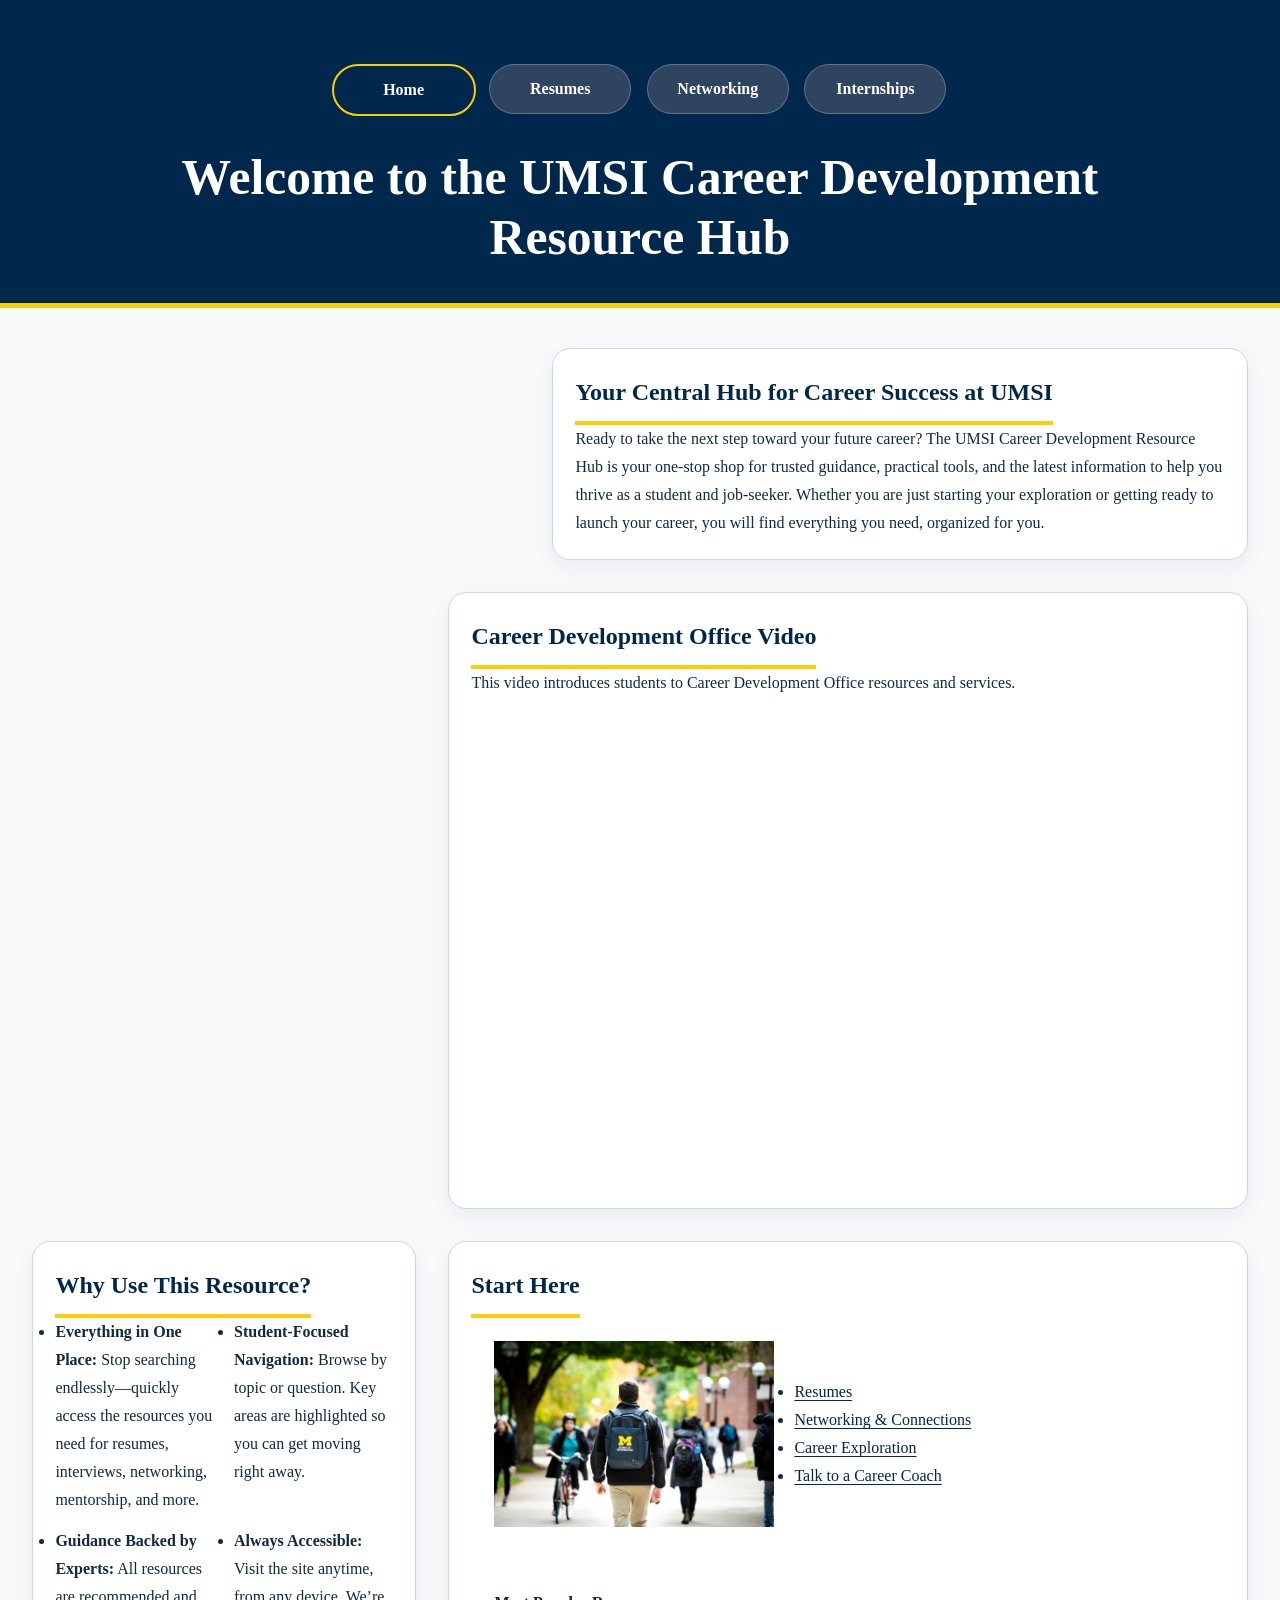
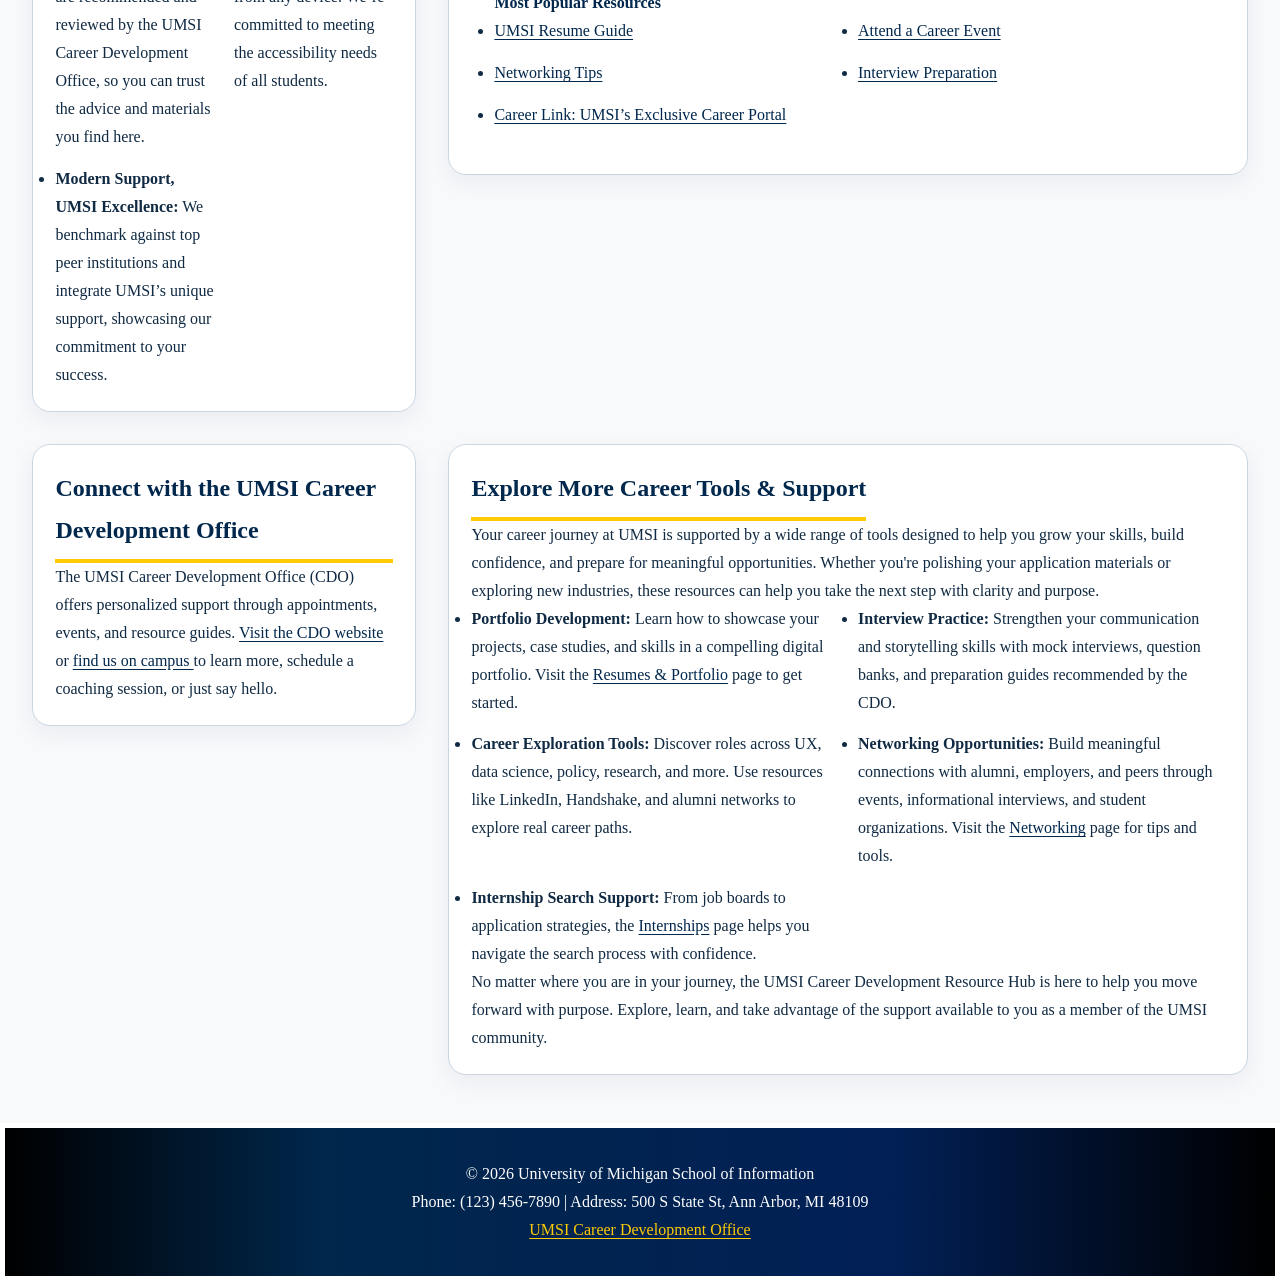
<file: index.html>
<!doctype html>
<html lang="en">
  <head>
    <meta charset="UTF-8">
    <meta name="viewport" content="width=device-width, initial-scale=1.0">
    <link rel="stylesheet" href="css/html5reset.css">
    <link rel="stylesheet" href="css/style.css">
    <title>MSI Career Development Resource Hub</title>
  </head>
  <body>
    <a href="#maincontent" class="skip-link">Skip to Main Content</a>
    <header>
      <!-- <nav aria-label="Main navigation">
        <ul>
          <li><a class="active" href="index.html">Home</a></li>
          <li><a href="resume.html">Resumes</a></li>
          <li><a href="networking.html">Networking</a></li>
          <li><a href="internshipsearch.html">Internships</a></li>
        </ul>
      </nav> -->
          <nav class="navigation">
        <ul>
            <li class="navigation-list-item"><a class="navigation-list-item-anchor active" href="index.html">Home</a></li>
            <li class="navigation-list-item"><a class="navigation-list-item-anchor" href="resume.html">Resumes</a></li>
            <li class="navigation-list-item"><a class="navigation-list-item-anchor" href="networking.html">Networking</a></li>
            <li class="navigation-list-item"><a class="navigation-list-item-anchor" href="internshipsearch.html">Internships</a></li>
        </ul>
    </nav>
      <h1>Welcome to the UMSI Career Development Resource Hub</h1>
    </header>

    <main id="maincontent" class="page-grid">
      <section aria-labelledby="central-hub-heading">
        <h2 id="central-hub-heading">Your Central Hub for Career Success at UMSI</h2>
        <p>
          Ready to take the next step toward your future career? The UMSI Career
          Development Resource Hub is your one-stop shop for trusted guidance,
          practical tools, and the latest information to help you thrive as a
          student and job-seeker. Whether you are just starting your exploration
          or getting ready to launch your career, you will find everything you
          need, organized for you.
        </p>
      </section>

      <section aria-labelledby="career-video-heading">
        <h2 id="career-video-heading">Career Development Office Video</h2>
        <p>
          This video introduces students to Career Development Office resources
          and services.
        </p>
        <iframe
          width="560"
          height="315"
          src="https://www.youtube.com/embed/GSjGeDYJ5Nk"
          title="Career Development Office introduction video"
          allow="accelerometer; autoplay; clipboard-write; encrypted-media; gyroscope; picture-in-picture; web-share"
          referrerpolicy="strict-origin-when-cross-origin"
          allowfullscreen
        ></iframe>
      </section>

      <section aria-labelledby="why-use-heading">
        <h2 id="why-use-heading">Why Use This Resource?</h2>
        <ul>
          <li>
            <strong>Everything in One Place:</strong> Stop searching
            endlessly—quickly access the resources you need for resumes,
            interviews, networking, mentorship, and more.
          </li>
          <li>
            <strong>Student-Focused Navigation:</strong> Browse by topic or
            question. Key areas are highlighted so you can get moving right away.
          </li>
          <li>
            <strong>Guidance Backed by Experts:</strong> All resources are
            recommended and reviewed by the UMSI Career Development Office, so you
            can trust the advice and materials you find here.
          </li>
          <li>
            <strong>Always Accessible:</strong> Visit the site anytime, from any
            device. We’re committed to meeting the accessibility needs of all
            students.
          </li>
          <li>
            <strong>Modern Support, UMSI Excellence:</strong> We benchmark against
            top peer institutions and integrate UMSI’s unique support, showcasing
            our commitment to your success.
          </li>
        </ul>
      </section>

      <section aria-labelledby="start-here-heading">
        <h2 id="start-here-heading">Start Here</h2>
        <div>
          <img src="images/UMSI_CampusFall_UMSIBackpack_02.jpg" alt="A student wears a UMSI backpack in fall on the drag.">
          <ul>
            <li><a href="resume.html">Resumes</a></li>
            <li><a href="networking.html">Networking &amp; Connections</a></li>
            <li><a href="internshipsearch.html">Career Exploration</a></li>
            <li>
              <a
                href="https://umich.instructure.com/courses/137916/pages/talk-to-a-career-coach"
                target="_blank"
                rel="noopener noreferrer"
              >
                Talk to a Career Coach
              </a>
            </li>
          </ul>
        </div>
        <div>
          <h3>Most Popular Resources</h3>
          <ul>
            <li>
              <a
                href="https://docs.google.com/document/d/1_1GfDJyVGIgE82MZjVhuWT_aB_2Hcj1NN62FUCXoR_o/edit?tab=t.0"
                target="_blank"
                rel="noopener noreferrer"
              >
                UMSI Resume Guide
              </a>
            </li>
            <li>
              <a
                href="https://umich.instructure.com/courses/137916/pages/attend-an-event"
                target="_blank"
                rel="noopener noreferrer"
              >
                Attend a Career Event
              </a>
            </li>
            <li>
              <a
                href="https://docs.google.com/document/d/18HMt79BU8ovGf9z7_P7No5tuwUS6qHNW5u0sgrepLtE/edit?tab=t.0"
                target="_blank"
                rel="noopener noreferrer"
              >
                Networking Tips
              </a>
            </li>
            <li>
              <a
                href="https://docs.google.com/presentation/d/15n-XqsFEntdbkZz89K-ohf7Or1NnCt5CQNDG-6fh2a0/edit?usp=sharing"
                target="_blank"
                rel="noopener noreferrer"
              >
                Interview Preparation
              </a>
            </li>
            <li>
              <a
                href="https://si-umich.12twenty.com/Login"
                target="_blank"
                rel="noopener noreferrer"
              >
                Career Link: UMSI’s Exclusive Career Portal
              </a>
            </li>
          </ul>
        </div>
      </section>

      <section aria-labelledby="connect-with-cdo-heading">
        <h2 id="connect-with-cdo-heading">Connect with the UMSI Career Development Office</h2>
        <p>
          The UMSI Career Development Office (CDO) offers personalized support
          through appointments, events, and resource guides.
          <a
            href="https://umich.instructure.com/courses/137916"
            target="_blank"
            rel="noopener noreferrer"
          >
            Visit the CDO website
          </a>
          or
          <a
            href="https://www.si.umich.edu/about-umsi/getting-umsi"
            target="_blank"
            rel="noopener noreferrer"
          >
            find us on campus
          </a>
          to learn more, schedule a coaching session, or just say hello.
        </p>
      </section>

      <section aria-labelledby="explore-more-heading">
        <h2 id="explore-more-heading">Explore More Career Tools &amp; Support</h2>
        <p>
          Your career journey at UMSI is supported by a wide range of tools
          designed to help you grow your skills, build confidence, and prepare for
          meaningful opportunities. Whether you're polishing your application
          materials or exploring new industries, these resources can help you take
          the next step with clarity and purpose.
        </p>

        <ul>
          <li>
            <strong>Portfolio Development:</strong> Learn how to showcase your
            projects, case studies, and skills in a compelling digital portfolio.
            Visit the <a href="resume.html">Resumes &amp; Portfolio</a> page to get
            started.
          </li>

          <li>
            <strong>Interview Practice:</strong> Strengthen your communication and
            storytelling skills with mock interviews, question banks, and
            preparation guides recommended by the CDO.
          </li>

          <li>
            <strong>Career Exploration Tools:</strong> Discover roles across UX,
            data science, policy, research, and more. Use resources like LinkedIn,
            Handshake, and alumni networks to explore real career paths.
          </li>

          <li>
            <strong>Networking Opportunities:</strong> Build meaningful
            connections with alumni, employers, and peers through events,
            informational interviews, and student organizations. Visit the
            <a href="networking.html">Networking</a> page for tips and tools.
          </li>

          <li>
            <strong>Internship Search Support:</strong> From job boards to
            application strategies, the
            <a href="internshipsearch.html">Internships</a> page helps you
            navigate the search process with confidence.
          </li>
        </ul>

        <p>
          No matter where you are in your journey, the UMSI Career Development
          Resource Hub is here to help you move forward with purpose. Explore,
          learn, and take advantage of the support available to you as a member of
          the UMSI community.
        </p>
      </section>
    </main>

    <footer>
      <p>&copy; <span id="year"></span> University of Michigan School of Information</p>
      <p>Phone: (123) 456-7890 | Address: 500 S State St, Ann Arbor, MI 48109</p>
      <a href="https://umich.instructure.com/courses/137916">UMSI Career Development Office</a>
    </footer>

    <script>
      const year = document.getElementById("year");
      if (year) {
        year.textContent = new Date().getFullYear();
      }
    </script>
  </body>
</html>
</file>
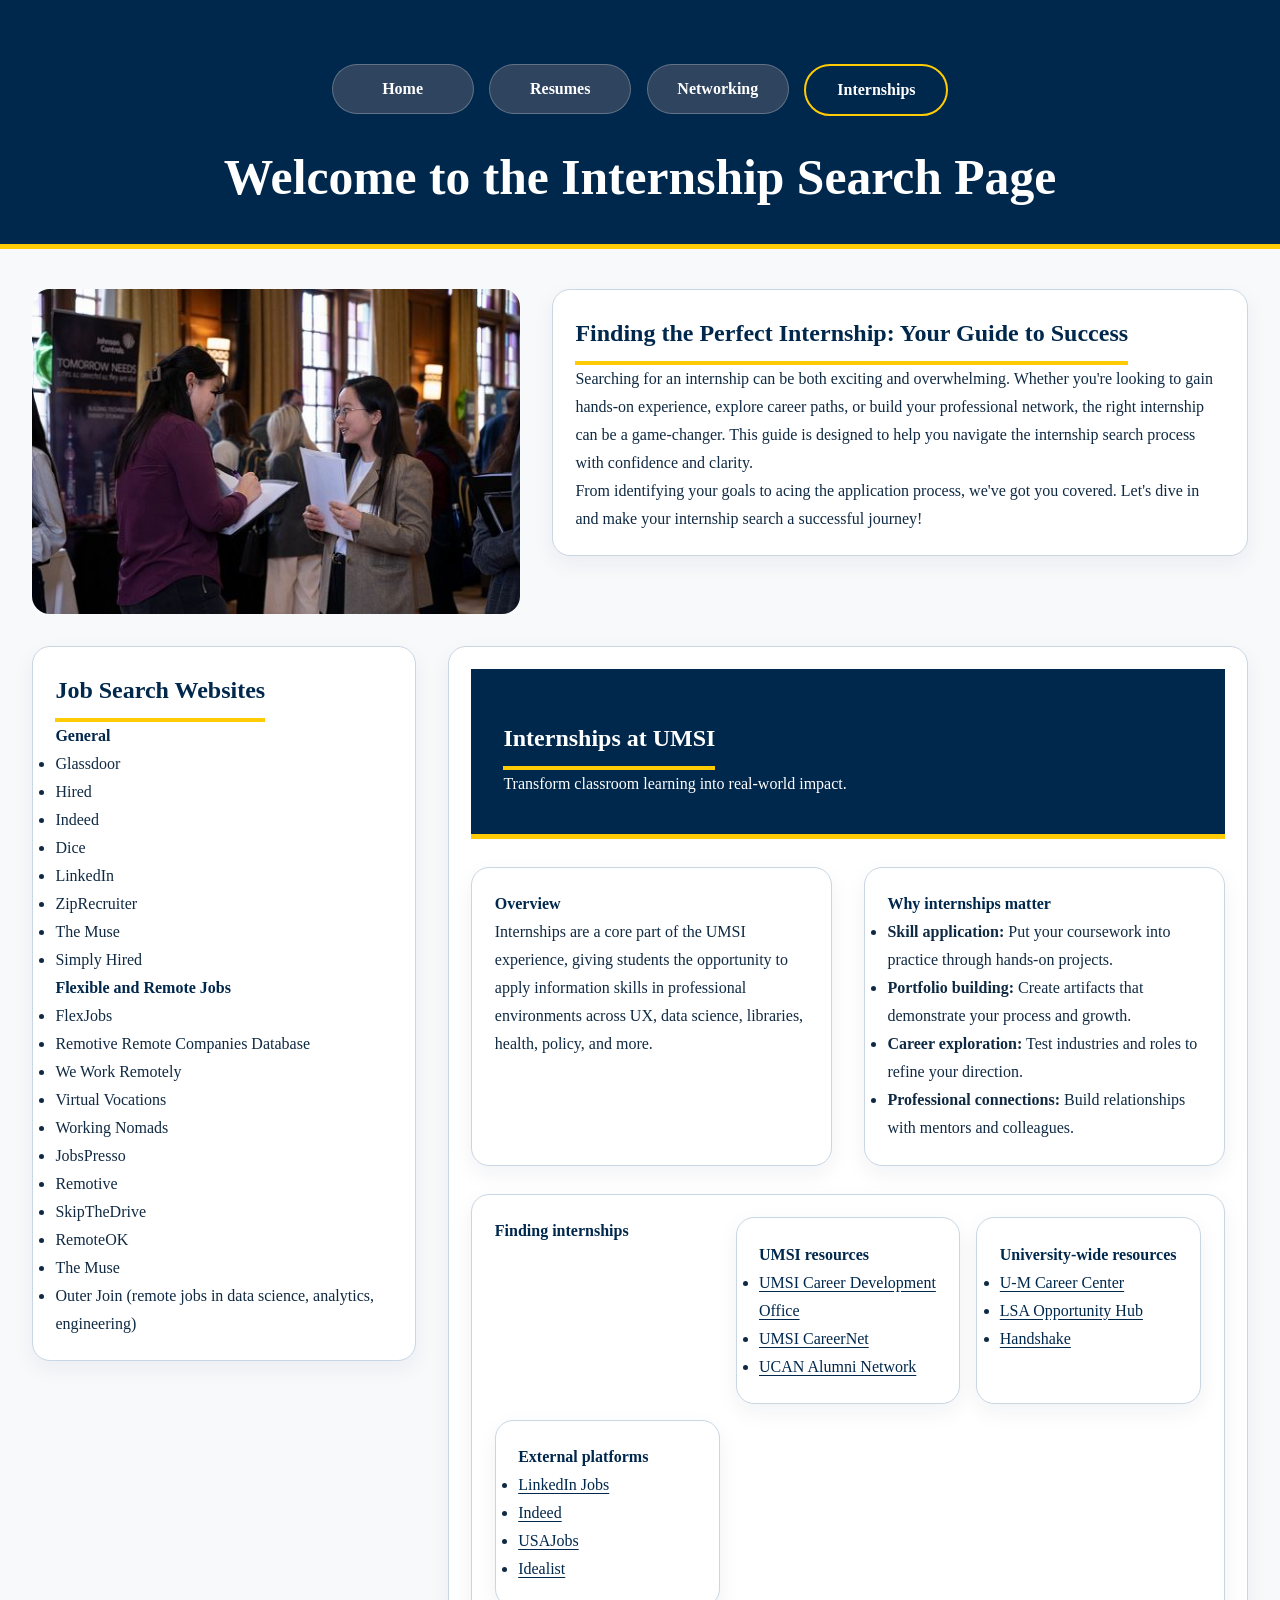
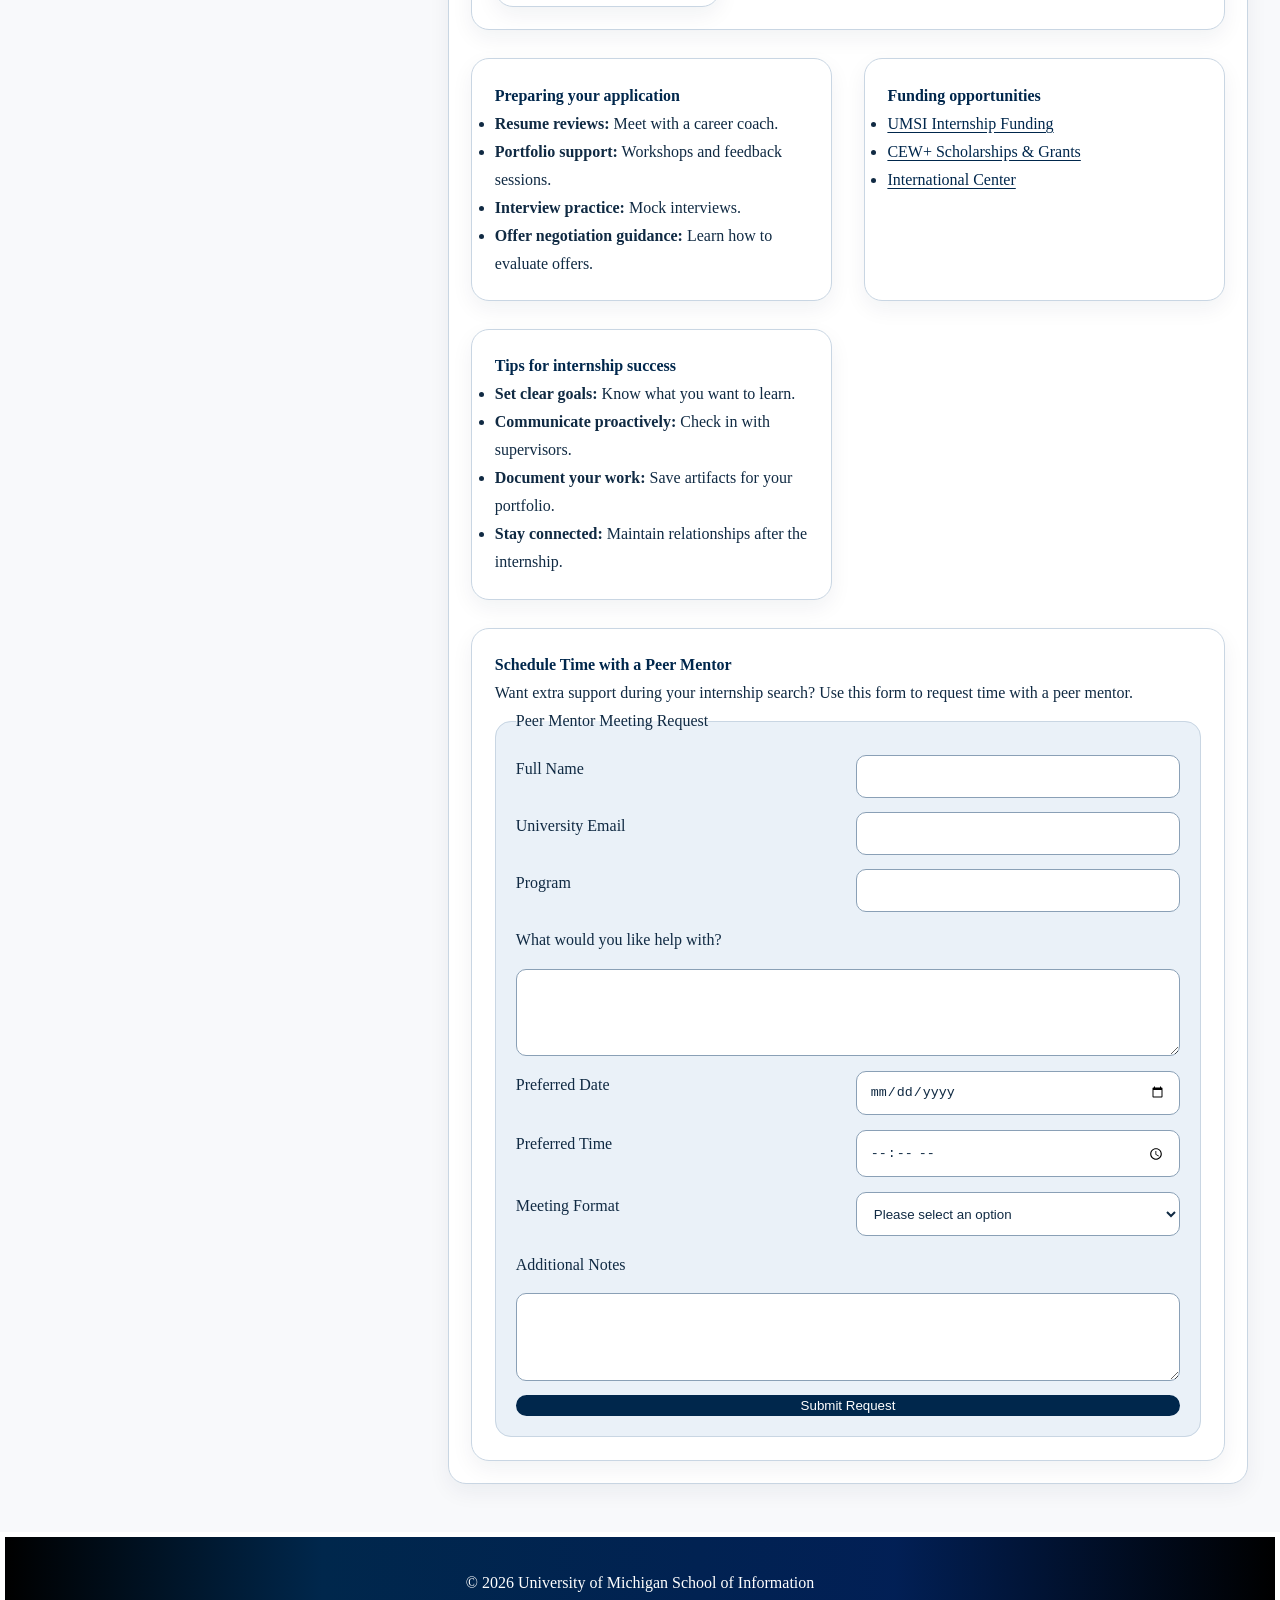
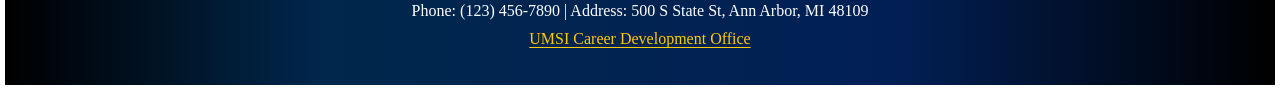
<file: internshipsearch.html>
<!DOCTYPE html>
<html lang="en">
<head>
    <meta charset="UTF-8">
    <meta name="viewport" content="width=device-width, initial-scale=1.0">
    <link rel="stylesheet" href="css/html5reset.css">
    <link rel="stylesheet" href="css/style.css">
    <title>Internship Search</title>
</head>

<body>

    <a href="#main-content" class="skip-link">Skip to Main Content</a>

    <!-- <nav aria-label="Main navigation">
        <ul>
                <li><a href="index.html">Home</a></li>
                <li><a href="resume.html">Resumes</a></li>
                <li><a href="networking.html">Networking</a></li>
                <li><a class="active" href="internshipsearch.html">Internships</a></li>
        </ul>
    </nav> -->
    <header>
            <nav class="navigation">
        <ul class="navigation-list">
            <li class="navigation-list-item"><a class="navigation-list-item-anchor" href="index.html">Home</a></li>
            <li class="navigation-list-item"><a class="navigation-list-item-anchor" href="resume.html">Resumes</a></li>
            <li class="navigation-list-item"><a class="navigation-list-item-anchor" href="networking.html">Networking</a></li>
            <li class="navigation-list-item"><a class="navigation-list-item-anchor active" href="internshipsearch.html">Internships</a></li>
        </ul>
    </nav>

        </ul>
    </nav>
        <h1>Welcome to the Internship Search Page</h1>
    </header>
    <main id="main-content" class="page-grid">

        <img src="images/umsi_careerfair.1.26.2313.jpg" alt="Students attending the UMSI career fair">

        <section>
            <h2>Finding the Perfect Internship: Your Guide to Success</h2>
            <p>
                Searching for an internship can be both exciting and overwhelming. Whether you're looking to gain hands-on
                experience, explore career paths, or build your professional network, the right internship can be a
                game-changer. This guide is designed to help you navigate the internship search process with confidence and
                clarity.
            </p>
            <p>
                From identifying your goals to acing the application process, we've got you covered. Let's dive in and make
                your internship search a successful journey!
            </p>
        </section>

        <section>
            <h2>Job Search Websites</h2>

            <h3>General</h3>
            <ul>
                <li>Glassdoor</li>
                <li>Hired</li>
                <li>Indeed</li>
                <li>Dice</li>
                <li>LinkedIn</li>
                <li>ZipRecruiter</li>
                <li>The Muse</li>
                <li>Simply Hired</li>
            </ul>

            <h3>Flexible and Remote Jobs</h3>
            <ul>
                <li>FlexJobs</li>
                <li>Remotive Remote Companies Database</li>
                <li>We Work Remotely</li>
                <li>Virtual Vocations</li>
                <li>Working Nomads</li>
                <li>JobsPresso</li>
                <li>Remotive</li>
                <li>SkipTheDrive</li>
                <li>RemoteOK</li>
                <li>The Muse</li>
                <li>Outer Join (remote jobs in data science, analytics, engineering)</li>
            </ul>
        </section>

        <section id="internships-umsi">
            <header>
                <h2>Internships at UMSI</h2>
                <p>Transform classroom learning into real-world impact.</p>
            </header>

            <section id="intro">
                <h3>Overview</h3>
                <p>
                    Internships are a core part of the UMSI experience, giving students the opportunity to apply information
                    skills in professional environments across UX, data science, libraries, health, policy, and more.
                </p>
            </section>

            <section id="why-internships-matter">
                <h3>Why internships matter</h3>
                <ul>
                    <li><strong>Skill application:</strong> Put your coursework into practice through hands-on projects.</li>
                    <li><strong>Portfolio building:</strong> Create artifacts that demonstrate your process and growth.</li>
                    <li><strong>Career exploration:</strong> Test industries and roles to refine your direction.</li>
                    <li><strong>Professional connections:</strong> Build relationships with mentors and colleagues.</li>
                </ul>
            </section>

            <section id="finding-internships">
                <h3>Finding internships</h3>

                <article id="umsi-resources">
                    <h4>UMSI resources</h4>
                    <ul>
                        <li><a href="https://umsi.info/careers" target="_blank" rel="noopener noreferrer">UMSI Career Development Office</a></li>
                        <li><a href="https://umsi.info/umsi-careernet" target="_blank" rel="noopener noreferrer">UMSI CareerNet</a></li>
                        <li><a href="https://umsi.info/ucan" target="_blank" rel="noopener noreferrer">UCAN Alumni Network</a></li>
                    </ul>
                </article>

                <article id="university-resources">
                    <h4>University-wide resources</h4>
                    <ul>
                        <li><a href="https://careercenter.umich.edu" target="_blank" rel="noopener noreferrer">U-M Career Center</a></li>
                        <li><a href="https://lsa.umich.edu/opportunityhub" target="_blank" rel="noopener noreferrer">LSA Opportunity Hub</a></li>
                        <li><a href="https://michigan.joinhandshake.com" target="_blank" rel="noopener noreferrer">Handshake</a></li>
                    </ul>
                </article>

                <article id="external-resources">
                    <h4>External platforms</h4>
                    <ul>
                        <li><a href="https://www.linkedin.com/jobs" target="_blank" rel="noopener noreferrer">LinkedIn Jobs</a></li>
                        <li><a href="https://www.indeed.com" target="_blank" rel="noopener noreferrer">Indeed</a></li>
                        <li><a href="https://www.usajobs.gov" target="_blank" rel="noopener noreferrer">USAJobs</a></li>
                        <li><a href="https://www.idealist.org" target="_blank" rel="noopener noreferrer">Idealist</a></li>
                    </ul>
                </article>
            </section>

            <section id="application-prep">
                <h3>Preparing your application</h3>
                <ul>
                    <li><strong>Resume reviews:</strong> Meet with a career coach.</li>
                    <li><strong>Portfolio support:</strong> Workshops and feedback sessions.</li>
                    <li><strong>Interview practice:</strong> Mock interviews.</li>
                    <li><strong>Offer negotiation guidance:</strong> Learn how to evaluate offers.</li>
                </ul>
            </section>

            <section id="funding">
                <h3>Funding opportunities</h3>
                <ul>
                    <li><a href="https://umsi.info/internship-funding" target="_blank" rel="noopener noreferrer">UMSI Internship Funding</a></li>
                    <li><a href="https://cew.umich.edu/funding" target="_blank" rel="noopener noreferrer">CEW+ Scholarships & Grants</a></li>
                    <li><a href="https://internationalcenter.umich.edu" target="_blank" rel="noopener noreferrer">International Center</a></li>
                </ul>
            </section>

            <section id="success-tips">
                <h3>Tips for internship success</h3>
                <ul>
                    <li><strong>Set clear goals:</strong> Know what you want to learn.</li>
                    <li><strong>Communicate proactively:</strong> Check in with supervisors.</li>
                    <li><strong>Document your work:</strong> Save artifacts for your portfolio.</li>
                    <li><strong>Stay connected:</strong> Maintain relationships after the internship.</li>
                </ul>
            </section>

            <section id="peer-mentor-form">
                <h3>Schedule Time with a Peer Mentor</h3>
                <p>
                    Want extra support during your internship search? Use this form to request time with a peer mentor.
                </p>

                <form action="https://formspree.io/f/mbdzwzbn" method="POST" autocomplete="on">
    <fieldset>
        <legend>Peer Mentor Meeting Request</legend>

        <label for="name">Full Name</label>
        <input type="text" id="name" name="name" autocomplete="name" required>

        <label for="email">University Email</label>
        <input type="email" id="email" name="email" autocomplete="email" required>

        <label for="program">Program</label>
        <input type="text" id="program" name="program" autocomplete="organization-title">

        <label for="meeting-topic">What would you like help with?</label>
        <textarea id="meeting-topic" name="meeting-topic" rows="4" autocomplete="off" required></textarea>

        <label for="preferred-date">Preferred Date</label>
        <input type="date" id="preferred-date" name="preferred-date" autocomplete="off" required>

        <label for="preferred-time">Preferred Time</label>
        <input type="time" id="preferred-time" name="preferred-time" autocomplete="off" required>

        <label for="format">Meeting Format</label>
        <select id="format" name="format" autocomplete="off" required>
            <option value="">Please select an option</option>
            <option value="virtual">Virtual</option>
            <option value="in-person">In Person</option>
            <option value="either">Either</option>
        </select>

        <label for="notes">Additional Notes</label>
        <textarea id="notes" name="notes" rows="4" autocomplete="off"></textarea>

        <button type="submit">Submit Request</button>
    </fieldset>
</form>
            </section>

        </section>
    </main>

    <footer>
      <p>&copy; <span id="year"></span> University of Michigan School of Information</p>
      <p>Phone: (123) 456-7890 | Address: 500 S State St, Ann Arbor, MI 48109</p>
      <a href="https://umich.instructure.com/courses/137916">UMSI Career Development Office</a>
    </footer>

    <script>
      const year = document.getElementById("year");
      if (year) {
        year.textContent = new Date().getFullYear();
      }
    </script>

</body>
</html>
</file>
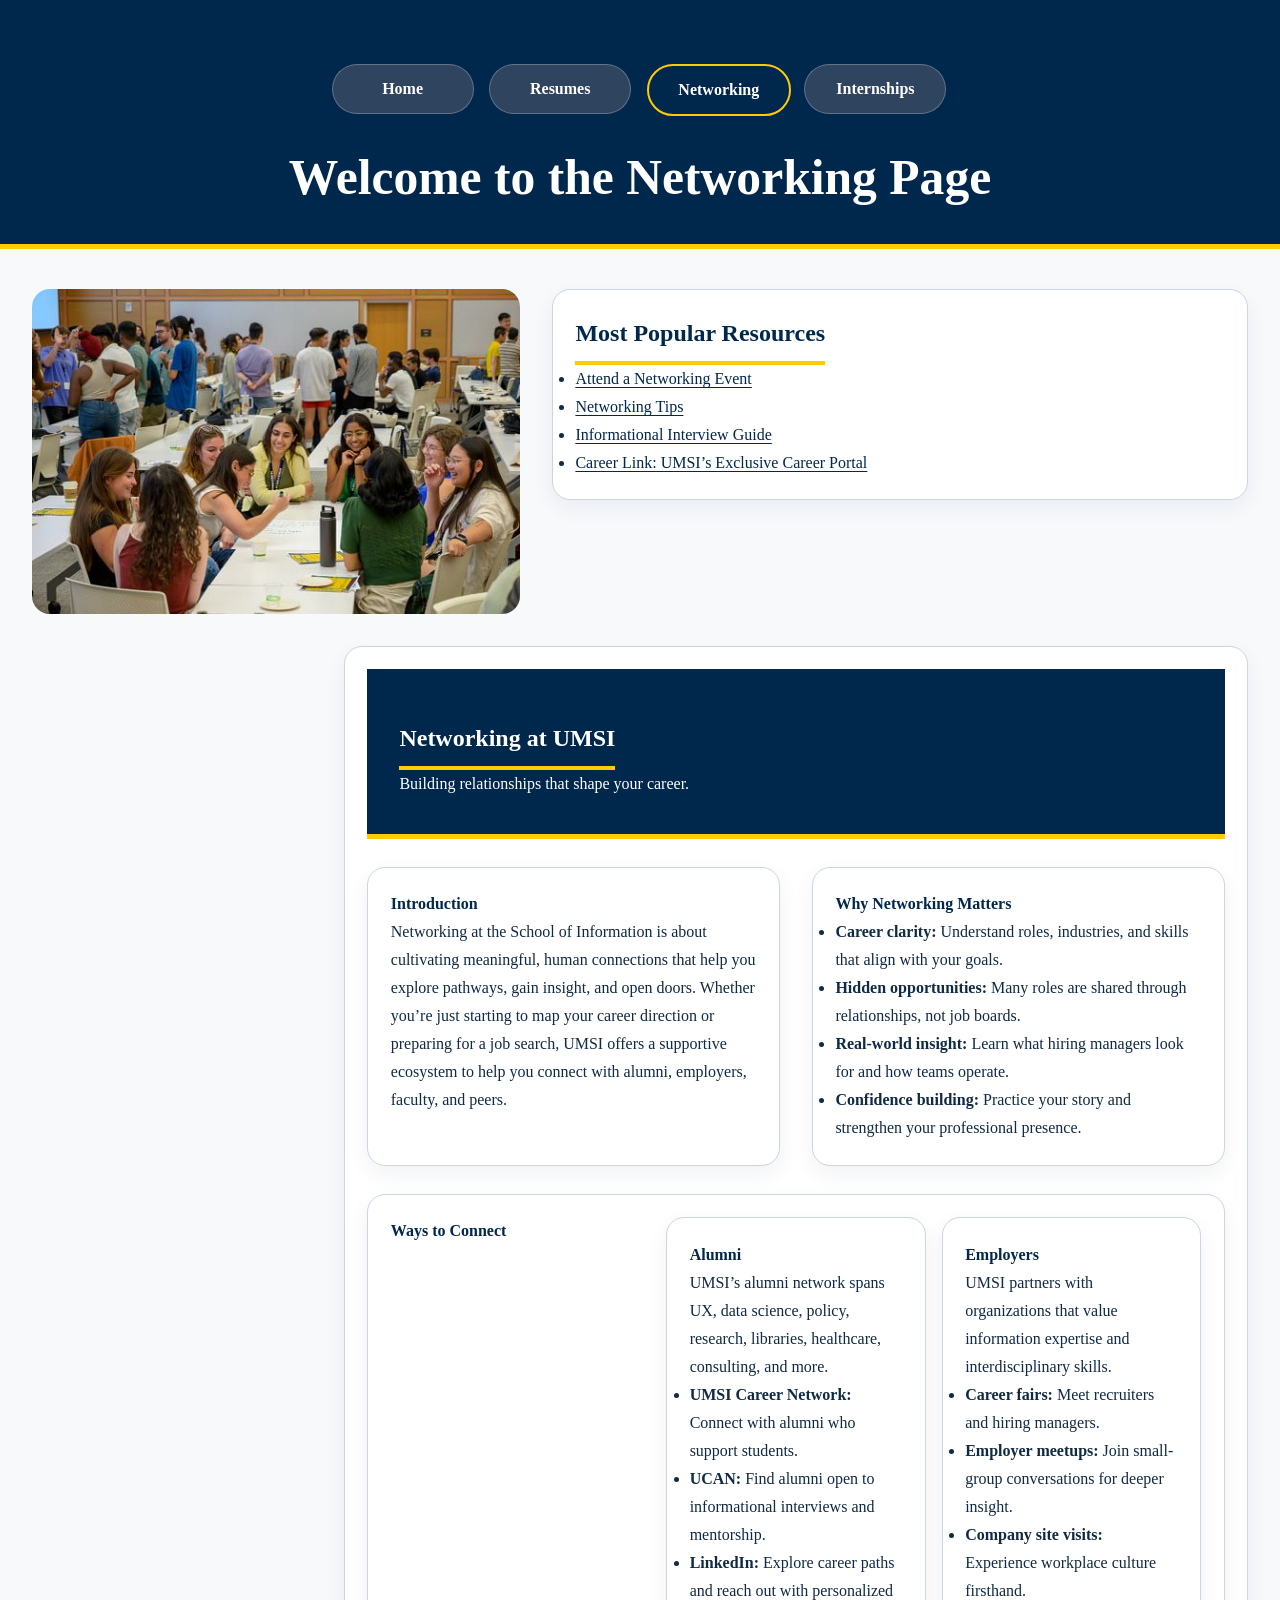
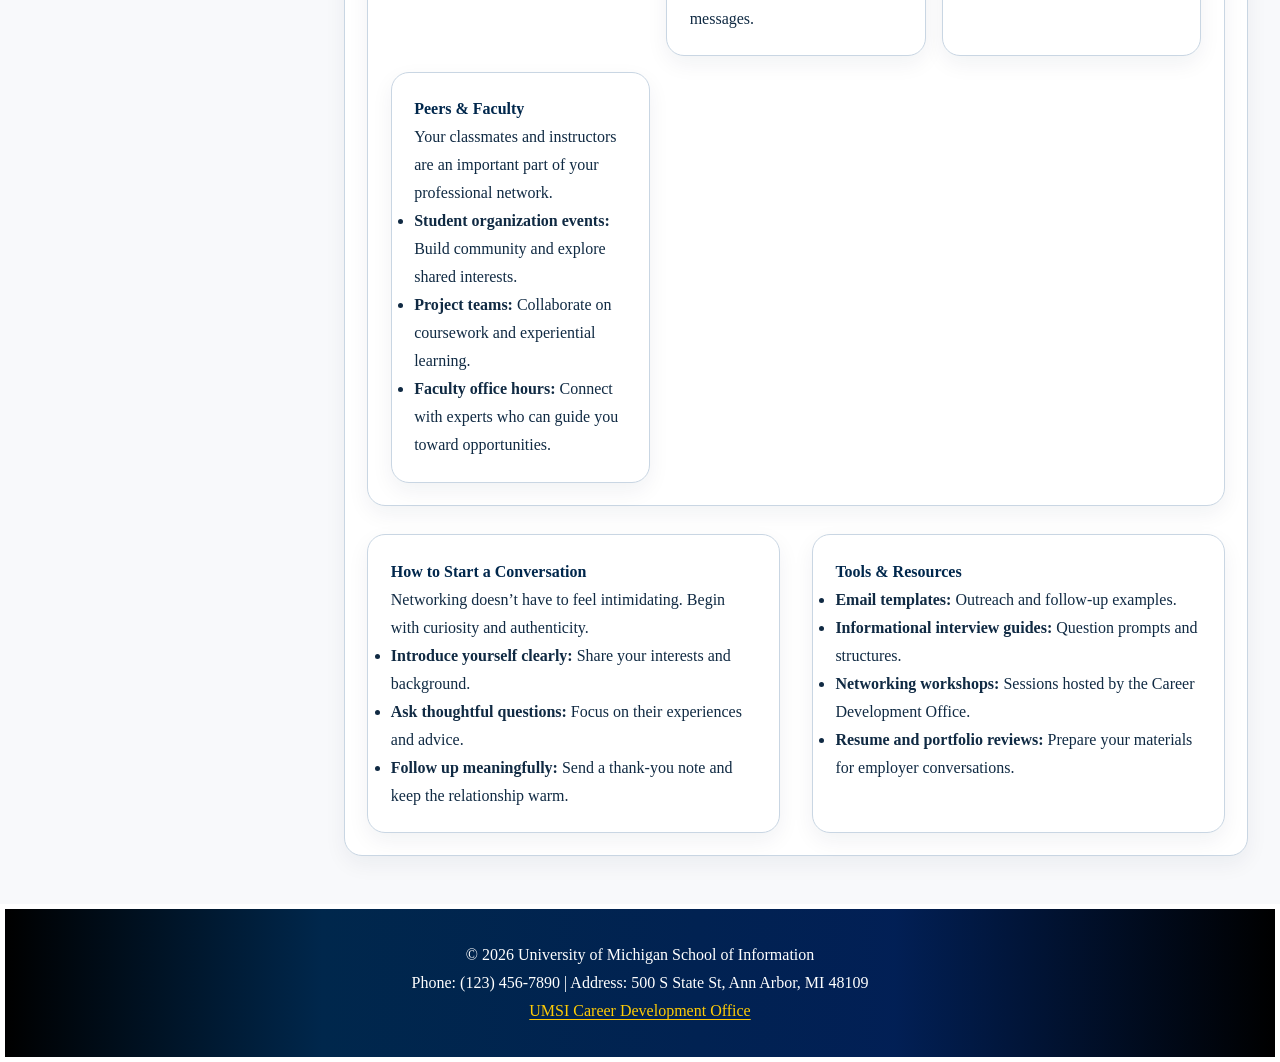
<file: networking.html>
<!DOCTYPE html>
<html lang="en">
<head>
    <meta charset="UTF-8">
    <meta name="viewport" content="width=device-width, initial-scale=1.0">
    <link rel="stylesheet" href="css/html5reset.css">
    <link rel="stylesheet" href="css/style.css">
    <title>Networking</title>
</head>

<body>

    <a href="#main-content" class="skip-link">Skip to Main Content</a>
<!-- 
    <nav aria-label="Main navigation">
        <ul>
            <li><a href="index.html">Home</a></li>
            <li><a href="resume.html">Resumes</a></li>
            <li><a class="active" href="networking.html">Networking</a></li>
            <li><a href="internshipsearch.html">Internships</a></li>
        </ul>
    </nav> -->

    <header>
                    <nav class="navigation">
        <ul class="navigation-list">
            <li class="navigation-list-item"><a class="navigation-list-item-anchor" href="index.html">Home</a></li>
            <li class="navigation-list-item"><a class="navigation-list-item-anchor" href="resume.html">Resumes</a></li>
            <li class="navigation-list-item"><a class="navigation-list-item-anchor active" href="networking.html">Networking</a></li>
            <li class="navigation-list-item"><a class="navigation-list-item-anchor" href="internshipsearch.html">Internships</a></li>
        </ul>
    </nav>
        <h1>Welcome to the Networking Page</h1>
    </header>

<main id="main-content" class="page-grid">

        <img src="images/UMSI_MastersOrientation_081825_06.jpg" alt="Networking Event">

        <section>
            <h2>Most Popular Resources</h2>
            <ul>
                <li><a href="https://umich.instructure.com/courses/137916/pages/attend-an-event" target="_blank">Attend a Networking Event</a></li>
                <li><a href="https://docs.google.com/document/d/18HMt79BU8ovGf9z7_P7No5tuwUS6qHNW5u0sgrepLtE/edit?usp=sharing" target="_blank">Networking Tips</a></li>
                <li><a href="https://docs.google.com/presentation/d/15n-XqsFEntdbkZz89K-ohf7Or1NnCt5CQNDG-6fh2a0/edit?usp=sharing" target="_blank">Informational Interview Guide</a></li>
                <li><a href="https://si-umich.12twenty.com/Login" target="_blank">Career Link: UMSI’s Exclusive Career Portal</a></li>
            </ul>
        </section>

        <section id="networking-umsi">
            <header>
                <h2>Networking at UMSI</h2>
                <p>Building relationships that shape your career.</p>
            </header>

            <section id="intro">
                <h3>Introduction</h3>
                <p>
                    Networking at the School of Information is about cultivating meaningful, human connections that help you explore pathways,
                    gain insight, and open doors. Whether you’re just starting to map your career direction or preparing for a job search,
                    UMSI offers a supportive ecosystem to help you connect with alumni, employers, faculty, and peers.
                </p>
            </section>

            <section id="why-networking-matters">
                <h3>Why Networking Matters</h3>
                <ul>
                    <li><strong>Career clarity:</strong> Understand roles, industries, and skills that align with your goals.</li>
                    <li><strong>Hidden opportunities:</strong> Many roles are shared through relationships, not job boards.</li>
                    <li><strong>Real-world insight:</strong> Learn what hiring managers look for and how teams operate.</li>
                    <li><strong>Confidence building:</strong> Practice your story and strengthen your professional presence.</li>
                </ul>
            </section>

            <section id="ways-to-connect">
                <h3>Ways to Connect</h3>

                <article id="alumni">
                    <h4>Alumni</h4>
                    <p>UMSI’s alumni network spans UX, data science, policy, research, libraries, healthcare, consulting, and more.</p>
                    <ul>
                        <li><strong>UMSI Career Network:</strong> Connect with alumni who support students.</li>
                        <li><strong>UCAN:</strong> Find alumni open to informational interviews and mentorship.</li>
                        <li><strong>LinkedIn:</strong> Explore career paths and reach out with personalized messages.</li>
                    </ul>
                </article>

                <article id="employers">
                    <h4>Employers</h4>
                    <p>UMSI partners with organizations that value information expertise and interdisciplinary skills.</p>
                    <ul>
                        <li><strong>Career fairs:</strong> Meet recruiters and hiring managers.</li>
                        <li><strong>Employer meetups:</strong> Join small-group conversations for deeper insight.</li>
                        <li><strong>Company site visits:</strong> Experience workplace culture firsthand.</li>
                    </ul>
                </article>

                <article id="peers-faculty">
                    <h4>Peers &amp; Faculty</h4>
                    <p>Your classmates and instructors are an important part of your professional network.</p>
                    <ul>
                        <li><strong>Student organization events:</strong> Build community and explore shared interests.</li>
                        <li><strong>Project teams:</strong> Collaborate on coursework and experiential learning.</li>
                        <li><strong>Faculty office hours:</strong> Connect with experts who can guide you toward opportunities.</li>
                    </ul>
                </article>
            </section>

            <section id="how-to-start">
                <h3>How to Start a Conversation</h3>
                <p>Networking doesn’t have to feel intimidating. Begin with curiosity and authenticity.</p>
                <ul>
                    <li><strong>Introduce yourself clearly:</strong> Share your interests and background.</li>
                    <li><strong>Ask thoughtful questions:</strong> Focus on their experiences and advice.</li>
                    <li><strong>Follow up meaningfully:</strong> Send a thank-you note and keep the relationship warm.</li>
                </ul>
            </section>

            <section id="tools-resources">
                <h3>Tools &amp; Resources</h3>
                <ul>
                    <li><strong>Email templates:</strong> Outreach and follow-up examples.</li>
                    <li><strong>Informational interview guides:</strong> Question prompts and structures.</li>
                    <li><strong>Networking workshops:</strong> Sessions hosted by the Career Development Office.</li>
                    <li><strong>Resume and portfolio reviews:</strong> Prepare your materials for employer conversations.</li>
                </ul>
            </section>

        </section>
    </main>
<footer>
  <p>&copy; <span id="year"></span> University of Michigan School of Information</p>
  <p>Phone: (123) 456-7890 | Address: 500 S State St, Ann Arbor, MI 48109</p>
  <a href="https://umich.instructure.com/courses/137916">UMSI Career Development Office</a>
</footer>

<script>
  document.getElementById("year").textContent = new Date().getFullYear();
</script>

</body>
</html>
</file>
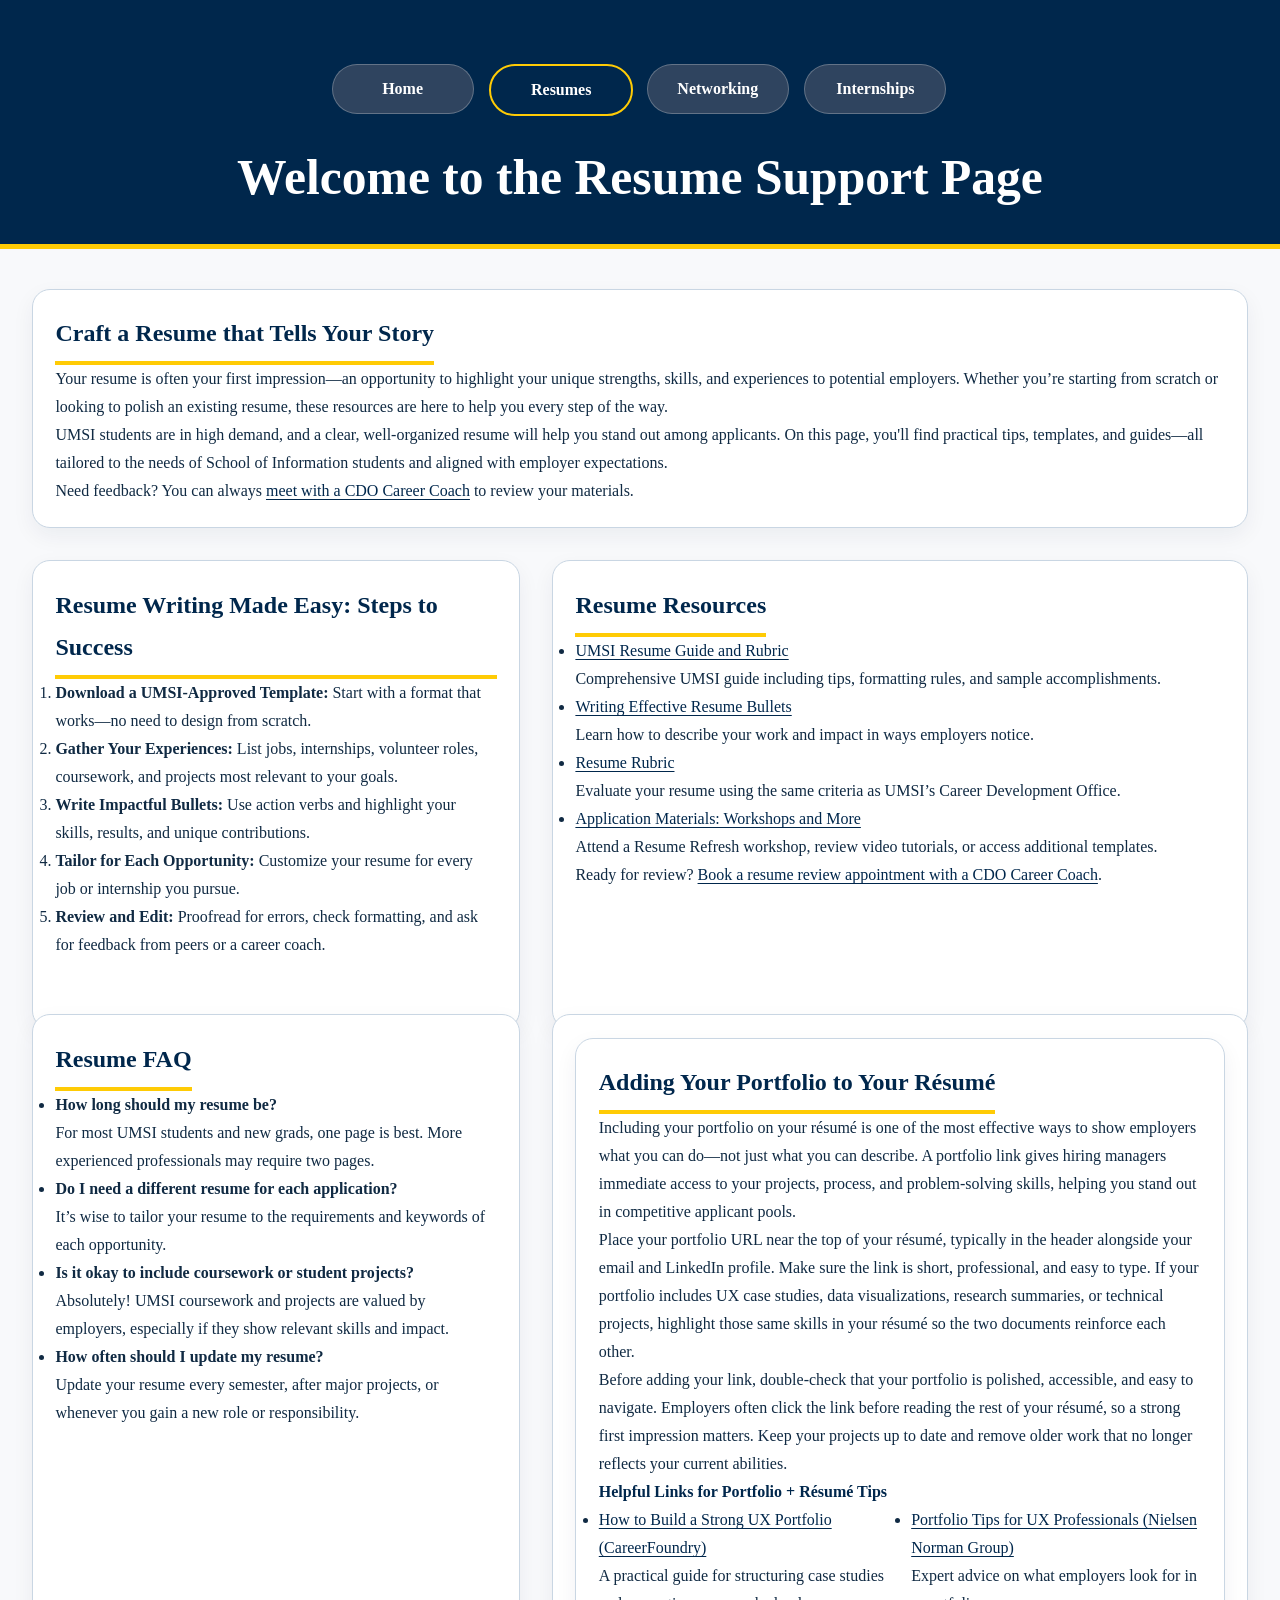
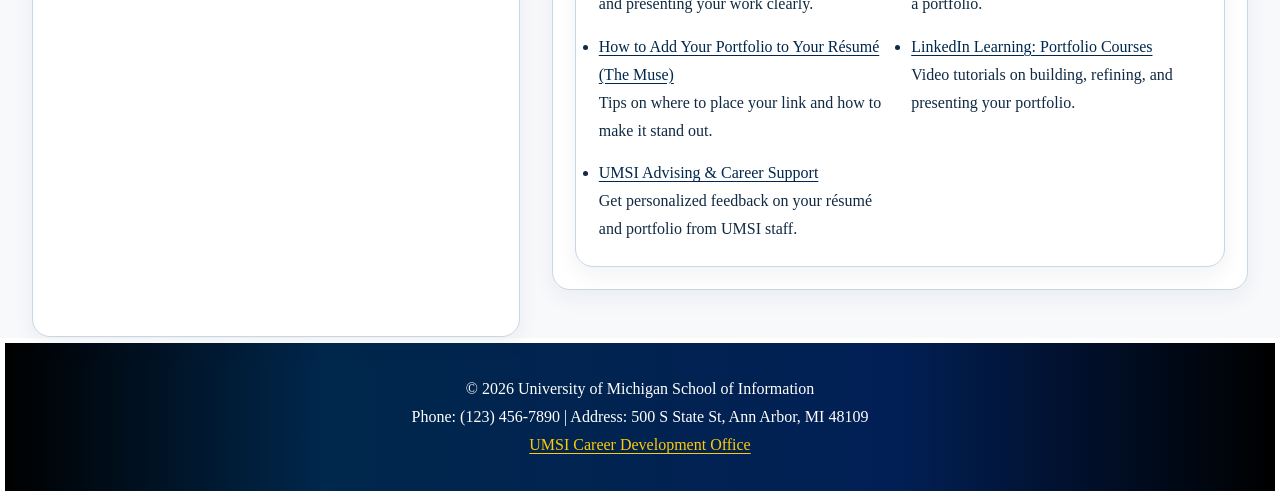
<file: resume.html>
<!DOCTYPE html>
<html lang="en">
<head>
    <meta charset="UTF-8">
    <meta name="viewport" content="width=device-width, initial-scale=1.0">
    <link rel="stylesheet" href="css/html5reset.css">
    <link rel="stylesheet" href="css/style.css">
    <title>Resumes</title>
</head>
<body>
<!-- Content taken & modified from Copilot with the prompt -->

<a href="#maincontent" class="skip-link">Skip to Main Content</a>
    <header>
        <!-- <nav aria-label="Main navigation">
            <ul>
                <li><a href="index.html">Home</a></li>
                <li><a class="active" href="resume.html">Resumes</a></li>
                <li><a href="networking.html">Networking</a></li>
                <li><a href="internshipsearch.html">Internships</a></li>
            </ul>
        </nav> -->
                    <nav class="navigation">
        <ul class="navigation-list">
            <li class="navigation-list-item"><a class="navigation-list-item-anchor" href="index.html">Home</a></li>
            <li class="navigation-list-item"><a class="navigation-list-item-anchor active" href="resume.html">Resumes</a></li>
            <li class="navigation-list-item"><a class="navigation-list-item-anchor" href="networking.html">Networking</a></li>
            <li class="navigation-list-item"><a class="navigation-list-item-anchor" href="internshipsearch.html">Internships</a></li>
        </ul>
    </nav>
        <h1> Welcome to the Resume Support Page</h1>
    </header>

    <main id="maincontent" class="page-grid">
      <section class="full-width">
        <h2>Craft a Resume that Tells Your Story</h2>
        <p>
          Your resume is often your first impression—an opportunity to highlight your unique strengths, skills, and experiences to potential employers. Whether you’re starting from scratch or looking to polish an existing resume, these resources are here to help you every step of the way.
        </p>
        <p>
          UMSI students are in high demand, and a clear, well-organized resume will help you stand out among applicants. On this page, you'll find practical tips, templates, and guides—all tailored to the needs of School of Information students and aligned with employer expectations.
        </p>
        <p>
          Need feedback? You can always <a href="https://umich.instructure.com/courses/137916/pages/talk-to-a-career-coach" target="_blank" rel="noopener noreferrer">meet with a CDO Career Coach</a> to review your materials.
        </p>
      </section>
      <section class="two-col">
        <h2>Resume Writing Made Easy: Steps to Success</h2>
        <ol>
          <li><strong>Download a UMSI-Approved Template:</strong> Start with a format that works—no need to design from scratch.</li>
          <li><strong>Gather Your Experiences:</strong> List jobs, internships, volunteer roles, coursework, and projects most relevant to your goals.</li>
          <li><strong>Write Impactful Bullets:</strong> Use action verbs and highlight your skills, results, and unique contributions.</li>
          <li><strong>Tailor for Each Opportunity:</strong> Customize your resume for every job or internship you pursue.</li>
          <li><strong>Review and Edit:</strong> Proofread for errors, check formatting, and ask for feedback from peers or a career coach.</li>
        </ol>
      </section>

      <section class="two-col">
        <h2>Resume Resources</h2>
        <ul>
          <li>
            <a href="https://docs.google.com/document/d/1_1GfDJyVGIgE82MZjVhuWT_aB_2Hcj1NN62FUCXoR_o/edit?tab=t.0" target="_blank" rel="noopener noreferrer">
              UMSI Resume Guide and Rubric
            </a> <br>
            Comprehensive UMSI guide including tips, formatting rules, and sample accomplishments.
          </li>
          <li>
            <a href="https://docs.google.com/document/d/1-EVZYH_Fic4mfLVGOXyHTSeRwBWmmi2WHSgGDLGGPEs/edit?tab=t.0" target="_blank" rel="noopener noreferrer">
              Writing Effective Resume Bullets
            </a> <br>
            Learn how to describe your work and impact in ways employers notice.
          </li>
          <li>
            <a href="https://docs.google.com/document/d/1vJMfgw9nwpHN9Sy0L0RP0aNBbaDSsiLPc2vy-doac6s/edit?tab=t.0" target="_blank" rel="noopener noreferrer">
              Resume Rubric
            </a> <br>
            Evaluate your resume using the same criteria as UMSI’s Career Development Office.
          </li>
          <li>
            <a href="https://docs.google.com/document/d/1vJMfgw9nwpHN9Sy0L0RP0aNBbaDSsiLPc2vy-doac6s/edit?tab=t.0" target="_blank" rel="noopener noreferrer">
              Application Materials: Workshops and More
            </a> <br>
            Attend a Resume Refresh workshop, review video tutorials, or access additional templates.
          </li>
        </ul>
        <p>
          Ready for review? <a href="https://umich.instructure.com/courses/137916/pages/talk-to-a-career-coach" target="_blank" rel="noopener noreferrer">Book a resume review appointment with a CDO Career Coach</a>.
        </p>
      </section>

      <section class="two-col">
        <h2>Resume FAQ</h2>
        <ul>
          <li>
            <strong>How long should my resume be?</strong><br>
            For most UMSI students and new grads, one page is best. More experienced professionals may require two pages.
          </li>
          <li>
            <strong>Do I need a different resume for each application?</strong><br>
            It’s wise to tailor your resume to the requirements and keywords of each opportunity.
          </li>
          <li>
            <strong>Is it okay to include coursework or student projects?</strong><br>
            Absolutely! UMSI coursework and projects are valued by employers, especially if they show relevant skills and impact.
          </li>
          <li>
            <strong>How often should I update my resume?</strong><br>
            Update your resume every semester, after major projects, or whenever you gain a new role or responsibility.
          </li>
        </ul>
      </section>

      <div class="full-width">
        <section id="portfolio-on-resume">
          <h2>Adding Your Portfolio to Your Résumé</h2>

          <p>
            Including your portfolio on your résumé is one of the most effective ways to show employers what you can do—not just what you can describe. A portfolio link gives hiring managers immediate access to your projects, process, and problem-solving skills, helping you stand out in competitive applicant pools.
          </p>

          <p>
            Place your portfolio URL near the top of your résumé, typically in the header alongside your email and LinkedIn profile. Make sure the link is short, professional, and easy to type. If your portfolio includes UX case studies, data visualizations, research summaries, or technical projects, highlight those same skills in your résumé so the two documents reinforce each other.
          </p>

          <p>
            Before adding your link, double-check that your portfolio is polished, accessible, and easy to navigate. Employers often click the link before reading the rest of your résumé, so a strong first impression matters. Keep your projects up to date and remove older work that no longer reflects your current abilities.
          </p>

          <h3>Helpful Links for Portfolio + Résumé Tips</h3>

          <ul>
            <li>
              <a href="https://careerfoundry.com/en/blog/ux-design/how-to-build-a-ux-portfolio/" target="_blank" rel="noopener noreferrer">
                How to Build a Strong UX Portfolio (CareerFoundry)
              </a><br>
              A practical guide for structuring case studies and presenting your work clearly.
            </li>

            <li>
              <a href="https://www.nngroup.com/articles/portfolio-tips/" target="_blank" rel="noopener noreferrer">
                Portfolio Tips for UX Professionals (Nielsen Norman Group)
              </a><br>
              Expert advice on what employers look for in a portfolio.
            </li>

            <li>
              <a href="https://www.themuse.com/advice/how-to-put-your-portfolio-on-your-resume" target="_blank" rel="noopener noreferrer">
                How to Add Your Portfolio to Your Résumé (The Muse)
              </a><br>
              Tips on where to place your link and how to make it stand out.
            </li>

            <li>
              <a href="https://www.linkedin.com/learning/topics/portfolio" target="_blank" rel="noopener noreferrer">
                LinkedIn Learning: Portfolio Courses
              </a><br>
              Video tutorials on building, refining, and presenting your portfolio.
            </li>

            <li>
              <a href="https://umsi.umich.edu/student-experience/academic-advising" target="_blank" rel="noopener noreferrer">
                UMSI Advising & Career Support
              </a><br>
              Get personalized feedback on your résumé and portfolio from UMSI staff.
            </li>
          </ul>
        </section>
      </div>
    </main>

    <footer>
      <p>&copy; <span id="year"></span> University of Michigan School of Information</p>
      <p>Phone: (123) 456-7890 | Address: 500 S State St, Ann Arbor, MI 48109</p>
      <a href="https://umich.instructure.com/courses/137916">UMSI Career Development Office</a>
    </footer>

    <script>
      const year = document.getElementById("year");
      if (year) {
        year.textContent = new Date().getFullYear();
      }
    </script>
</body>
</html>
</file>
<file: css/style.css>
body {
  font-family: "Playfair Display", "Montserrat", serif;
  background-color: #00274C;
  color: #FFFFFF;
  margin: 0;
  line-height: 1.5;
}
.skip-link {
  position: absolute;
  left: 0.75rem;
  top: -100px;
  background: #ffcb05;
  color: #00274c;
  padding: 0.75rem;
  font-weight: 700;
  text-decoration: none;
  border-radius: 0.25rem;
  left: 10px;
  z-index: 3000;
  transition: top 0.3s ease-in-out;
}
.skip-link:focus{
 top: 0.75rem;
  outline: 3px solid #00274c;
  position: absolute;
  top: 27px;

}
header {
  color: #FFFFFF;
  padding: 1rem;
  border-bottom: 0.35rem solid #ffcb05;
}
a {
  color: #ffffff;
}

header img
{
  max-width: 50px;
  max-height: fit-content;
}

.nav-bar {
  padding: 0;
  min-height: 0;
  border: none;
  align-items: center;
}

img {
  max-width: 100%;
}
iframe {
  width: 100%;
  height: 100%;
  grid-column: 1 / -1;
}
h1 {
  font-size: 2rem;
  text-align: center;
  margin: 0.5rem;
  line-height: 1.2;
}

h2 {
  font-size: 1.5rem;
  color: #ffcb05;
  margin-top: 0;
}

p {
  font-size: 1rem;
  margin-top: 0;
}

nav ul {
  list-style: none;
  display: grid;
  grid-template-columns: repeat(4, 1fr);
  gap: 13px;
  padding: 0;
  margin: 1rem;
}

nav a {
  display: block;
  text-decoration: none;
  text-align: center;
  background-color: #FFFFFF;
  color: #00274C;
  padding:0.91rem;
  font-weight: bold;
  border: 2px solid #00274C;
  min-height: 0px;
}
nav a:hover,
nav a:focus {
  background-color: #ffcb05;
  color: #00274C;
  outline: 3px  solid transparent;
}
/* .active {
text-decoration: underline #ffcb05;
} */
main {
  padding: 1rem;
}

.introduction {
  background: #f7f9fb;
  border: 2px solid #00274C;
  border-left: 0.3rem solid #00274C;
  border-radius: 1rem;
  padding: 1rem;
  margin-bottom: 1rem;
}

.container {
  display:grid;
  grid-template-columns: repeat(2, 1fr);
  gap: 1rem;
 align-items: start;
}

.card {
  background-color: #ffffff;

  border-radius: 1px;
  padding: 1rem;
  min-height: 12rem;
  box-shadow: 0 2px 4px rgba(0, 0, 0, 0.1);
  color: #00274C;
}
.card-maize {
  border-top: 0.4rem solid #ffcb05;
  background-color: #fffbea;
}
.card-blue {
  border-top: 0.4rem solid #00274C;
  background-color: #f7f9fb;
}
img {
  width: 100%;
  max-width: 100%;
  height: auto;
  display: block;
  margin-left: auto;
  margin-right: auto;
}

div {
  min-height: 125px;
  padding: 20px;
  border: 3px solid #ffffff;
}


footer {
  background: linear-gradient(to right,
    #000000 0%,
    #00274C 25%,
    #03185e81 70%,
    #000000 100%
  );
  border: 5px solid #ffffff;
}
/* <!-- Code support taken & modified from ChatGPT --> */

@media screen and (min-width: 1000px) {
  body {
    line-height: 1.75;
  }
}

:root {
  --um-blue: #00274C;
  --um-maize: #FFCB05;
  --page-bg: #F8F9FB;
  --card-bg: #FFFFFF;
  --soft-blue: #EAF1F8;
  --text-main: #102A43;
  --border: #C9D6E3;
}

body {
  background-color: var(--page-bg);
  color: var(--text-main);
}

header,
nav,
footer {
  background-color: var(--um-blue);
}

nav a {background-color: rgba(171, 146, 146, 0.276);}

header h1,
nav a,
footer,
footer p,
footer a {
  color: #FFFFFF;
}

footer a {
  color: var(--um-maize);
}

a {
  color: var(--um-blue);
  text-underline-offset: 0.18rem;
}

a:hover,
a:focus {
  color: var(--um-blue);
}

.skip-link:focus,
a:focus,
button:focus,
input:focus,
select:focus,
textarea:focus {
  outline: 3px solid var(--um-maize);
  outline-offset: 3px;
}

.page-grid section,
.page-grid article,
.page-grid .full-width,
.page-grid .two-col,
#portfolio-on-resume,
#finding-internships article,
#ways-to-connect article,
#internships-umsi > section,
#networking-umsi > section {
  background-color: var(--card-bg);
  border: 1px solid var(--border);
  border-radius: 18px;
  box-shadow: 0 8px 22px rgba(0, 39, 76, 0.06);
}

.page-grid > img,
header img {
  border-radius: 18px;
}

h1,
h2,
h3,
h4,
h5 {
  color: var(--um-blue);
  text-decoration-color: #F8F9FB;
}

#networking-umsi header h2,
#internships-umsi header h2 {
  color: #ffffff;
}

h2 {
  border-bottom: 4px solid var(--um-maize);;
  padding-bottom: 0.45rem;
  display: inline-block;
}

iframe {
  border: 0;
  border-radius: 18px;
  width: 100%;
}

#peer-mentor-form fieldset {
  border: 1px solid var(--border);
  border-radius: 16px;
  background-color: var(--soft-blue);
}

#peer-mentor-form input,
#peer-mentor-form select,
#peer-mentor-form textarea {
  border: 1px solid #8AA0B6;
  border-radius: 10px;
  padding: 0.8rem;
  background-color: #FFFFFF;
  color: var(--text-main);
}

#peer-mentor-form button,
nav a.active,
.button-link {
  background-color: var(--um-blue);
  color: #FFFFFF;
  border: 2px solid var(--um-blue);
  border-radius: 999px;
}

#peer-mentor-form button:hover,
#peer-mentor-form button:focus,
.button-link:hover,
.button-link:focus {
  background-color: #FFFFFF;
  color: var(--um-blue);
}

@media screen and (min-width: 768px) {
  body {
    line-height: 1.75;
  }

  nav ul {
    display: grid;
    grid-template-columns: repeat(4, 1fr);
    gap: 0.85rem;
    max-width: 1120px;
    margin: 0 auto;
    padding: 1rem 2rem;
  }

  nav a {
    display: block;
    text-align: center;
    padding: 0.95rem 1rem;
    border-radius: 999px;
    border: 1px solid rgba(255,255,255,0.25);
  }

  header {
    padding: 2rem 2rem 2rem 2rem;
  }

  header h1 {
    max-width: 900px;
    margin: 0 auto;
    text-align: center;
    font-size: 2.5rem;
  }

  .page-grid {
    max-width: 1120px;
    margin: 0 auto;
    padding: 2rem;
    display: grid;
    grid-template-columns: repeat(8, 1fr);
    gap: 1.5rem;
    align-items: start;
  }

  .page-grid > img,
  .page-grid > section:first-of-type,
  .page-grid > .full-width,
  .page-grid > #internships-umsi,
  .page-grid > #networking-umsi {
    grid-column: 1 / -1;
  }

  .page-grid > img {
    width: 100%;
    max-height: 430px;
    object-fit: cover;
  }

  .page-grid section,
  .page-grid article,
  .page-grid .full-width,
  .page-grid .two-col,
  #portfolio-on-resume,
  #finding-internships article,
  #ways-to-connect article,
  #internships-umsi > section,
  #networking-umsi > section {
    padding: 1.4rem;
  }

  section[aria-labelledby="career-video-heading"] {
    grid-column: 1 / 5;
  }

  section[aria-labelledby="why-use-heading"] {
    grid-column: 5 / 9;
  }

  section[aria-labelledby="start-here-heading"],
  section[aria-labelledby="connect-with-cdo-heading"],
  section[aria-labelledby="explore-more-heading"] {
    grid-column: 1 / -1;
  }

  section[aria-labelledby="start-here-heading"] > div:first-of-type {
    display: grid;
    grid-template-columns: 240px 1fr;
    gap: 1.25rem;
    align-items: center;
    margin-bottom: 1rem;
  }

  section[aria-labelledby="start-here-heading"] > div:last-of-type ul,
  section[aria-labelledby="why-use-heading"] ul,
  section[aria-labelledby="explore-more-heading"] ul {
    display: grid;
    grid-template-columns: repeat(2, minmax(0, 1fr));
    gap: 0.85rem 1.25rem;
  }

  #internships-umsi,
  #networking-umsi {
    display: grid;
    grid-template-columns: repeat(2, 1fr);
    gap: 1.5rem;
  }

  #internships-umsi > header,
  #internships-umsi > #finding-internships,
  #internships-umsi > #peer-mentor-form,
  #networking-umsi > header,
  #networking-umsi > #ways-to-connect {
    grid-column: 1 / -1;
  }

  #finding-internships,
  #ways-to-connect {
    display: grid;
    grid-template-columns: repeat(3, 1fr);
    gap: 1rem;
  }

  .page-grid > .two-col {
    min-height: 100%;
  }

  #portfolio-on-resume ul {
    display: grid;
    grid-template-columns: repeat(2, 1fr);
    gap: 0.9rem 1.4rem;
  }

  #peer-mentor-form fieldset {
    display: grid;
    grid-template-columns: repeat(2, 1fr);
    gap: 0.9rem 1rem;
    padding: 1.25rem;
  }

  #peer-mentor-form legend,
  #peer-mentor-form label[for="meeting-topic"],
  #peer-mentor-form textarea,
  #peer-mentor-form button,
  #peer-mentor-form p {
    grid-column: 1 / -1;
  }

  footer {
    padding: 2rem;
    text-align: center;
  }
}

@media screen and (min-width: 1024px) {
  header {
    padding: 3rem 2rem 2.25rem 2rem;
  }

  header h1 {
    font-size: 3.1rem;
    max-width: 1000px;
  }

  .page-grid {
    max-width: 1280px;
    grid-template-columns: repeat(12, 1fr);
    gap: 2rem;
    padding: 2.5rem 2rem 3rem 2rem;
  }

  .page-grid > img {
    grid-column: 1 / 6;
    max-height: 500px;
  }

  .page-grid > section:first-of-type:not(.full-width) {
    grid-column: 6 / 13;
  }

  main.page-grid > section[aria-labelledby="central-hub-heading"] {
    grid-column: 1 / 5;
  }

  main.page-grid > section[aria-labelledby="career-video-heading"] {
    grid-column: 5 / 13;
  }

  main.page-grid > section[aria-labelledby="why-use-heading"] {
    grid-column: 1 / 5;
  }

  main.page-grid > section[aria-labelledby="start-here-heading"] {
    grid-column: 5 / 13;
  }

  main.page-grid > section[aria-labelledby="connect-with-cdo-heading"] {
    grid-column: 1 / 5;
  }

  main.page-grid > section[aria-labelledby="explore-more-heading"] {
    grid-column: 5 / 13;
  }

  .page-grid > #internships-umsi {
    grid-column: 5 / 13;
    gap: 1.75rem 2rem;
  }

  .page-grid > #networking-umsi {
    grid-column: 4 / 13;
    gap: 1.75rem 2rem;
  }

  .page-grid > section:nth-of-type(2) {
    grid-column: 1 / 5;
  }

  .page-grid > .full-width:first-of-type {
    grid-column: 1 / -1;
  }

  .page-grid > .two-col:nth-of-type(2) {
    grid-column: 1 / 6;
  }

  .page-grid > .two-col:nth-of-type(3) {
    grid-column: 6 / 13;
  }

  .page-grid > .two-col:nth-of-type(4) {
    grid-column: 1 / 6;
  }

  .page-grid > .full-width:last-of-type {
    grid-column: 6 / 13;
  }

  iframe {
    min-height: 480px;
  }

  section[aria-labelledby="start-here-heading"] > div:first-of-type {
    grid-template-columns: 280px 1fr;
  }
}


/* ___________________________________________________________________________________________________________________ */

.navigation {
  display: flex;
  justify-content: center;
  align-items: center;
  margin-bottom: 16px;
}
.navigation-list-item {
    list-style: none;

}
.navigation-list-item-anchor:hover {
  border: 2px solid white;
}
.navigation-list-item-anchor {
    height: 40px;
    padding: 4px;
    width: 132px;
    display: flex;
    align-items: center;
    justify-content: center;
}
.navigation-list-item a.active {
  border: 2px solid #ffcb05;
}
.error-layout {
    max-width: 1100px;
    margin: 0 auto;
    padding: 2rem 1rem 4rem 1rem;
    display: grid;
    gap: 2rem;
}

.error-hero,
.error-help,
.quick-links,
.support-box {
    background-color: #ffffff;
    border: 1px solid #d9e2f2;
    border-radius: 16px;
    padding: 2rem;
    box-shadow: 0 4px 14px rgba(0, 39, 76, 0.08);
}

.error-hero {
    text-align: center;
    padding: 3rem 1.5rem;
    background: linear-gradient(to bottom, #f7f9fc 0%, #ffffff 100%);
}

.error-label {
    font-size: 0.95rem;
    font-weight: 700;
    letter-spacing: 0.08em;
    text-transform: uppercase;
    color: #00274C;
    margin-bottom: 0.75rem;
}

.error-code {
    font-size: clamp(4rem, 12vw, 7rem);
    font-weight: 800;
    line-height: 1;
    color: #00274C;
    margin-bottom: 0.75rem;
}

.accent-line {
    width: 90px;
    height: 6px;
    background-color: #FFCB05;
    margin: 0 auto 1.5rem auto;
    border-radius: 999px;
}

.error-hero h1,
.error-help h2,
.quick-links h2,
.support-box h2 {
    color: #00274C;
    margin-bottom: 1rem;
}

.error-hero p,
.error-help p,
.support-box p,
.link-card span {
    color: #1f2d3d;
    line-height: 1.7;
    font-size: 1rem;
}

.button-row {
    display: flex;
    flex-wrap: wrap;
    gap: 1rem;
    margin-top: 1rem;
}

.button-link {
    display: inline-block;
    background-color: #00274C;
    color: #ffffff;
    text-decoration: none;
    font-weight: 700;
    padding: 0.9rem 1.4rem;
    border-radius: 10px;
    border: 2px solid #00274C;
    transition: background-color 0.2s ease, color 0.2s ease, transform 0.2s ease;
}

.button-link:hover,
.button-link:focus {
    background-color: #001a33;
    color: #ffffff;
    transform: translateY(-2px);
}

.button-link.secondary {
    background-color: #FFCB05;
    color: #00274C;
    border-color: #FFCB05;
}

.button-link.secondary:hover,
.button-link.secondary:focus {
    background-color: #e6b800;
    color: #00274C;
}

.link-grid {
    display: grid;
    grid-template-columns: 1fr;
    gap: 1rem;
    margin-top: 1rem;
}

.link-card {
    display: block;
    text-decoration: none;
    background-color: #f7f9fc;
    border: 1px solid #c9d7ee;
    border-radius: 14px;
    padding: 1.25rem;
    color: #00274C;
    transition: transform 0.2s ease, box-shadow 0.2s ease, border-color 0.2s ease;
}

.link-card strong {
    display: block;
    font-size: 1.1rem;
    margin-bottom: 0.4rem;
}

.link-card span {
    display: block;
}

.link-card:hover,
.link-card:focus {
    transform: translateY(-3px);
    box-shadow: 0 6px 16px rgba(0, 39, 76, 0.12);
    border-color: #00274C;
}

.support-box a {
    color: #00274C;
    font-weight: 700;
}

.support-box a:hover,
.support-box a:focus {
    color: #001a33;
}

.button-link:focus,
.link-card:focus,
.support-box a:focus {
    outline: 3px solid #FFCB05;
    outline-offset: 3px;
}

@media screen and (min-width: 700px) {
    .error-layout {
        padding: 3rem 2rem 5rem 2rem;
    }

    .link-grid {
        grid-template-columns: repeat(2, 1fr);
    }

    .error-hero,
    .error-help,
    .quick-links,
    .support-box {
        padding: 2.5rem;
    }
}

@media screen and (min-width: 1000px) {
    .error-layout {
        grid-template-columns: 2fr 1fr;
        align-items: start;
    }

    .error-hero {
        grid-column: 1 / -1;
    }

    .quick-links {
        grid-column: 1 / 2;
    }

    .support-box {
        grid-column: 2 / 3;
    }

    .error-help {
        grid-column: 1 / -1;
    }
}
</file>
